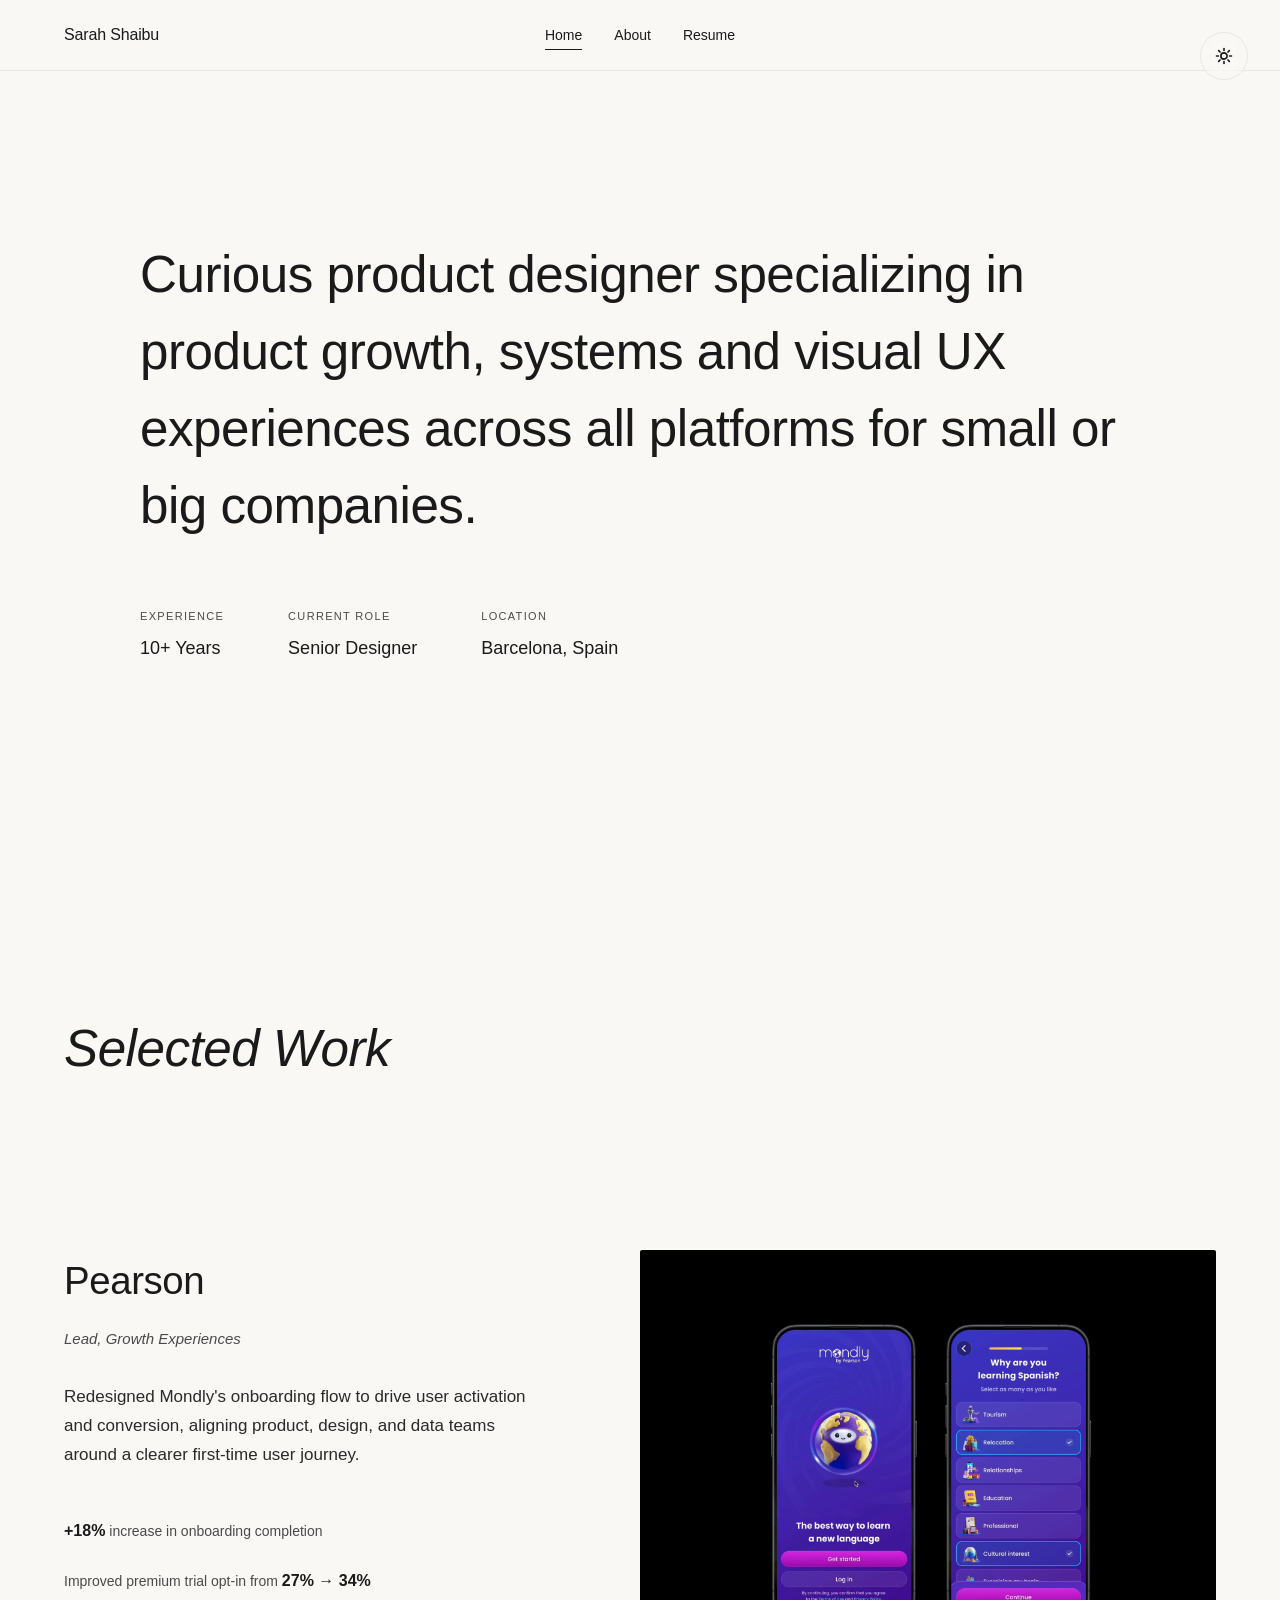
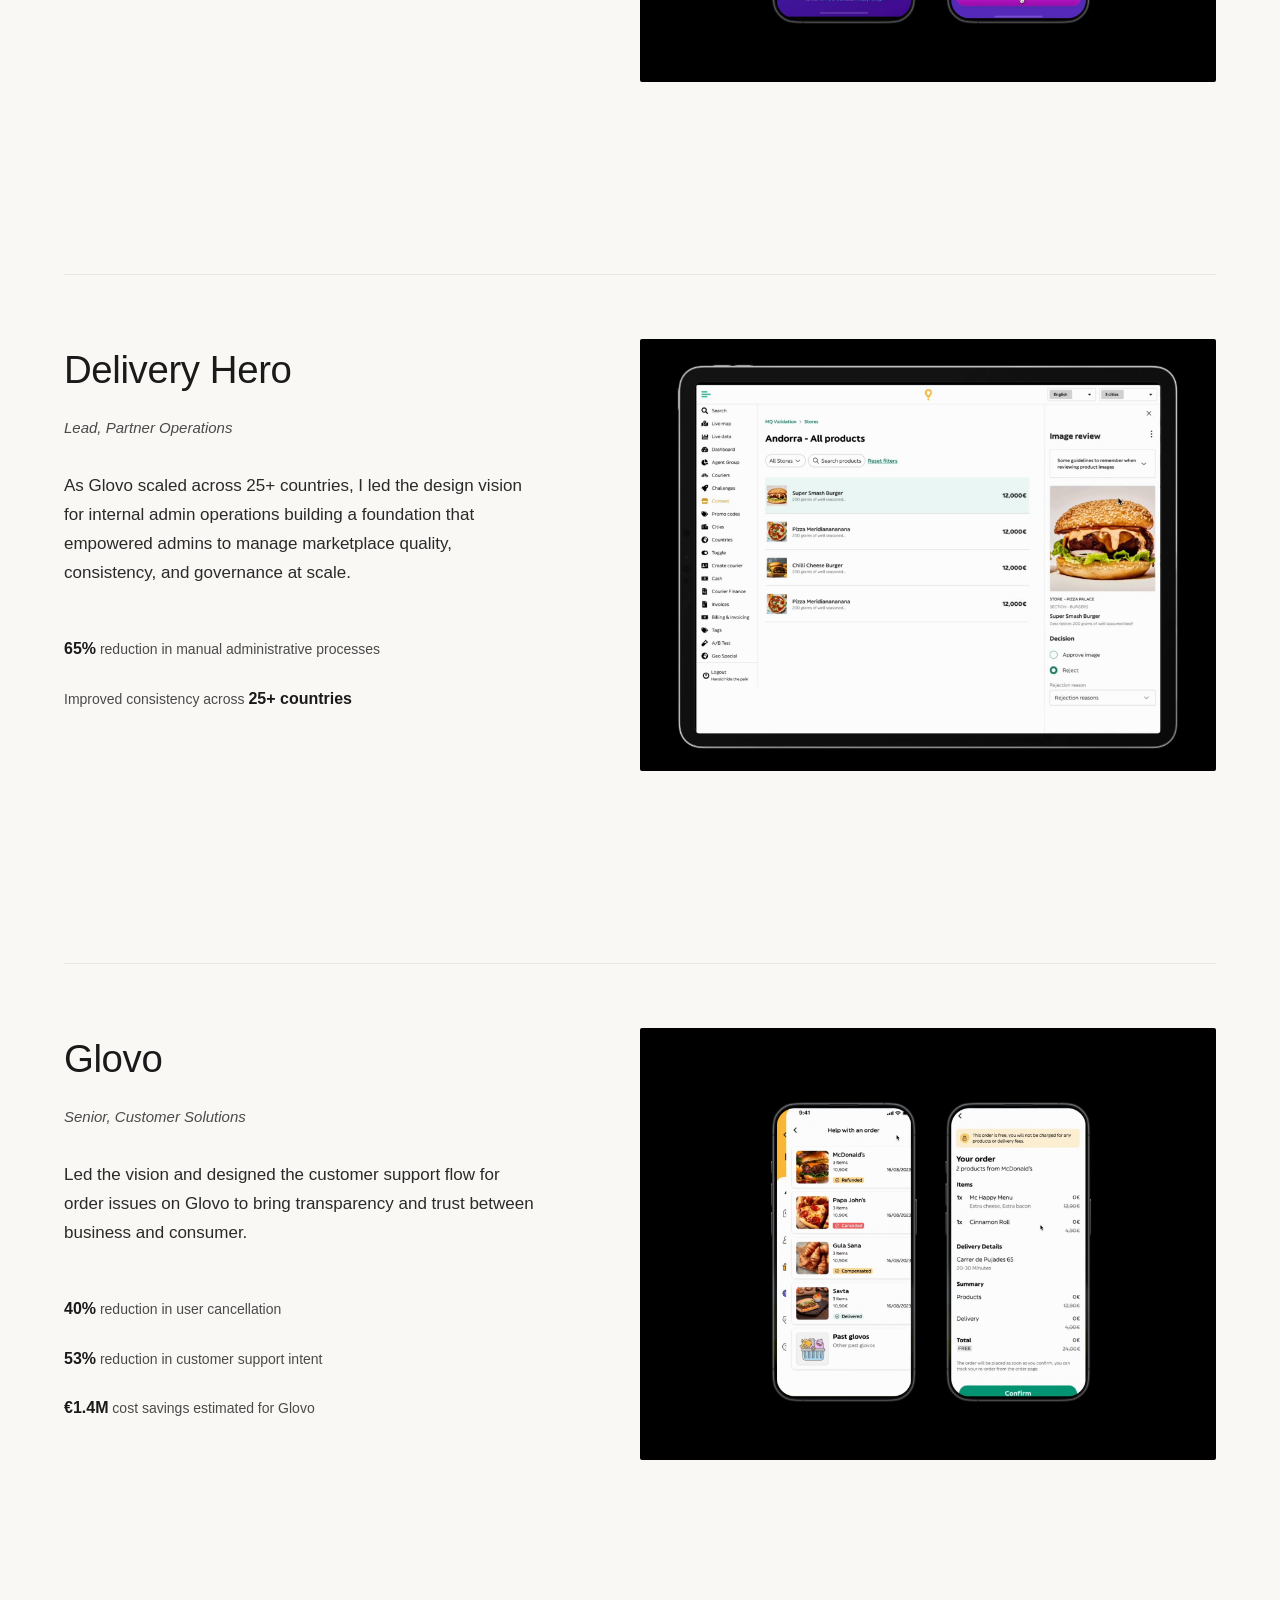
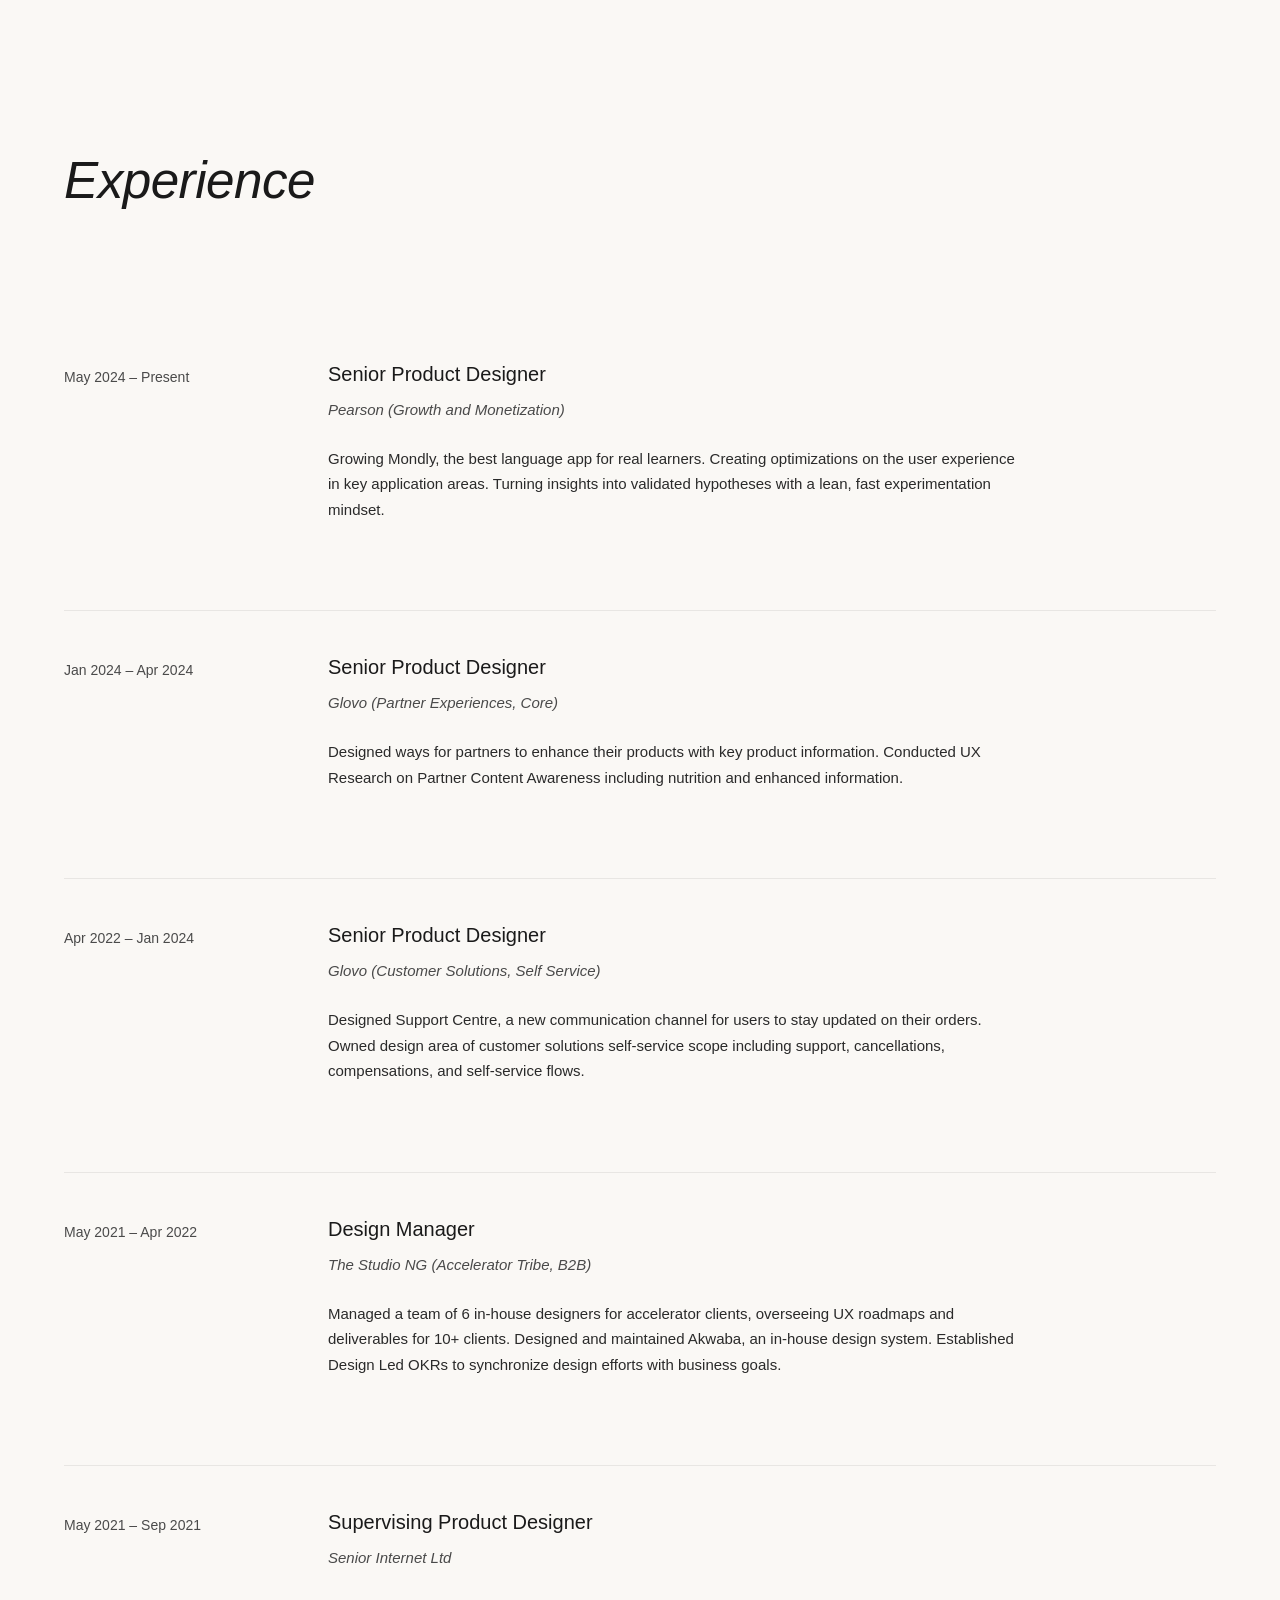
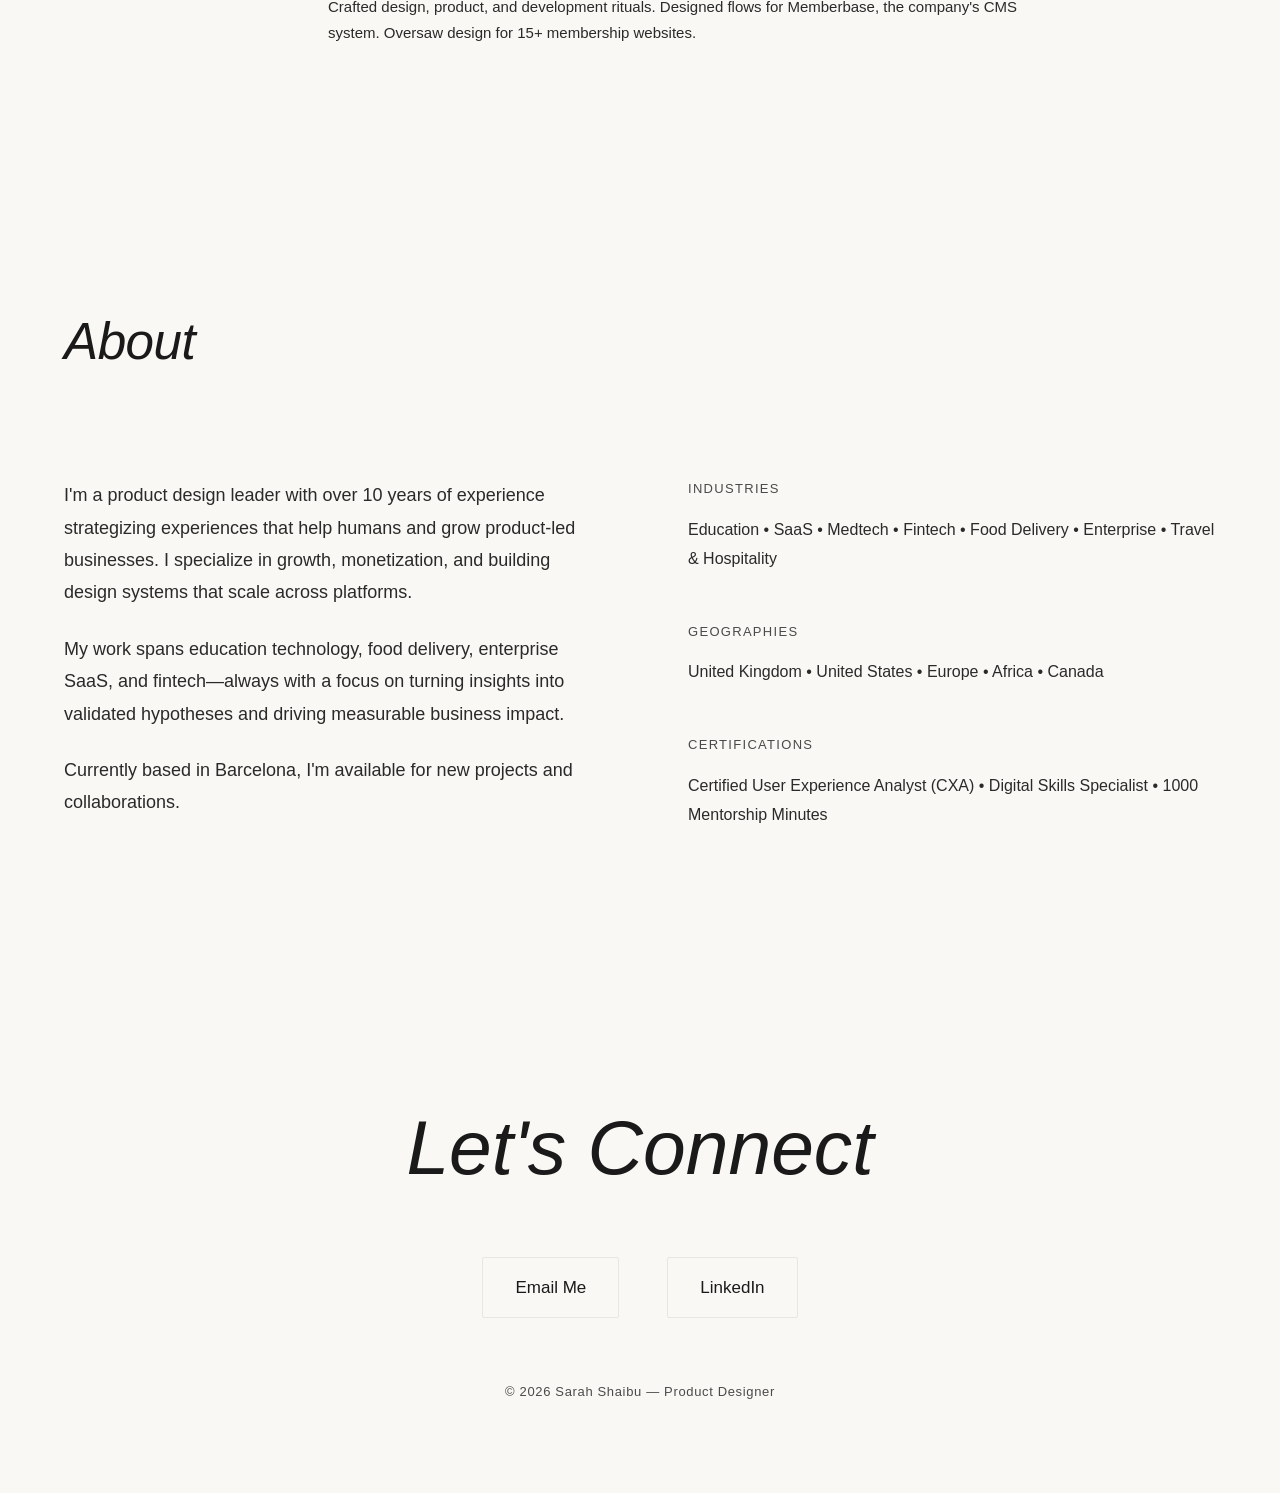
<file: index.html>
<!DOCTYPE html>
<html lang="en">
<head>
    <meta charset="UTF-8">
    <meta name="viewport" content="width=device-width, initial-scale=1.0">
    <title>Sarah Shaibu — Product Designer</title>
    <link rel="stylesheet" href="styles.css">
    <script>
        const savedTheme = localStorage.getItem('theme') || 'light';
        document.documentElement.setAttribute('data-theme', savedTheme);
    </script>
</head>
<body>
    <!-- Navigation Bar -->
    <nav class="navbar">
        <div class="navbar-container">
            <a href="index.html" class="navbar-logo">Sarah Shaibu</a>
            <div class="navbar-links">
                <a href="index.html" class="navbar-link active">Home</a>
                <a href="about.html" class="navbar-link">About</a>
                <a href="https://www.linkedin.com/in/sarahshaibu/" target="_blank" class="navbar-link">Resume</a>
            </div>
        </div>
    </nav>

    <!-- Theme Toggle -->
    <button class="theme-toggle" aria-label="Toggle dark mode">
        <svg class="sun-icon" xmlns="http://www.w3.org/2000/svg" fill="none" viewBox="0 0 24 24" stroke-width="2" stroke="currentColor">
            <path stroke-linecap="round" stroke-linejoin="round" d="M12 3v2.25m6.364.386l-1.591 1.591M21 12h-2.25m-.386 6.364l-1.591-1.591M12 18.75V21m-4.773-4.227l-1.591 1.591M5.25 12H3m4.227-4.773L5.636 5.636M15.75 12a3.75 3.75 0 11-7.5 0 3.75 3.75 0 017.5 0z" />
        </svg>
        <svg class="moon-icon" xmlns="http://www.w3.org/2000/svg" fill="none" viewBox="0 0 24 24" stroke-width="2" stroke="currentColor">
            <path stroke-linecap="round" stroke-linejoin="round" d="M21.752 15.002A9.718 9.718 0 0118 15.75c-5.385 0-9.75-4.365-9.75-9.75 0-1.33.266-2.597.748-3.752A9.753 9.753 0 003 11.25C3 16.635 7.365 21 12.75 21a9.753 9.753 0 009.002-5.998z" />
        </svg>
    </button>

    <!-- Hero Section -->
   <section class="hero">
    <div class="container">
        <h1 class="hero-title">
            Curious product designer specializing in product growth, systems and visual UX experiences across all platforms for small or big companies.
        </h1>
        <div class="hero-meta">
            <div class="meta-item">
                <span>Experience</span>
                <strong>10+ Years</strong>
            </div>
            <div class="meta-item">
                <span>Current Role</span>
                <strong>Senior Designer</strong>
            </div>
            <div class="meta-item">
                <span>Location</span>
                <strong>Barcelona, Spain</strong>
            </div>
        </div>
    </div>
</section>

    <!-- Selected Work -->
    <section class="section">
        <div class="container">
            <h2 class="section-title">Selected Work</h2>
            <div class="work-grid">
                <!-- Pearson Project -->
                <article class="work-item">
                    <div class="work-info">
                        <h3>Pearson</h3>
                        <div class="work-role">Lead, Growth Experiences</div>
                        <p class="work-description">
                            Redesigned Mondly's onboarding flow to drive user activation and conversion, aligning product, design, and data teams around a clearer first-time user journey.
                        </p>
                        <div class="work-metrics">
                            <div class="metric">
                                <strong>+18%</strong> increase in onboarding completion
                            </div>
                            <div class="metric">
                                Improved premium trial opt-in from <strong>27% → 34%</strong>
                            </div>
                        </div>
                    </div>
                    <div class="work-visual">
                        <img src="images/pearson-mondly.jpg" alt="Mondly onboarding flow redesign">
                    </div>
                </article>

                <!-- Delivery Hero Project -->
                <article class="work-item">
                    <div class="work-info">
                        <h3>Delivery Hero</h3>
                        <div class="work-role">Lead, Partner Operations</div>
                        <p class="work-description">
                            As Glovo scaled across 25+ countries, I led the design vision for internal admin operations building a foundation that empowered admins to manage marketplace quality, consistency, and governance at scale.
                        </p>
                        <div class="work-metrics">
                            <div class="metric">
                                <strong>65%</strong> reduction in manual administrative processes
                            </div>
                            <div class="metric">
                                Improved consistency across <strong>25+ countries</strong>
                            </div>
                        </div>
                    </div>
                    <div class="work-visual">
                        <img src="images/delivery-hero.jpg" alt="Admin operations platform">
                    </div>
                </article>

                <!-- Glovo Project -->
                <article class="work-item">
                    <div class="work-info">
                        <h3>Glovo</h3>
                        <div class="work-role">Senior, Customer Solutions</div>
                        <p class="work-description">
                            Led the vision and designed the customer support flow for order issues on Glovo to bring transparency and trust between business and consumer.
                        </p>
                        <div class="work-metrics">
                            <div class="metric">
                                <strong>40%</strong> reduction in user cancellation
                            </div>
                            <div class="metric">
                                <strong>53%</strong> reduction in customer support intent
                            </div>
                            <div class="metric">
                                <strong>€1.4M</strong> cost savings estimated for Glovo
                            </div>
                        </div>
                    </div>
                    <div class="work-visual">
                        <img src="images/glovo-support.jpg" alt="Customer support flow">
                    </div>
                </article>
            </div>
        </div>
    </section>

    <!-- Experience -->
    <section class="section">
        <div class="container">
            <h2 class="section-title">Experience</h2>
            <div class="experience-list">
                <div class="exp-item">
                    <div class="exp-period">May 2024 – Present</div>
                    <div class="exp-content">
                        <h4>Senior Product Designer</h4>
                        <div class="exp-company">Pearson (Growth and Monetization)</div>
                        <p class="exp-description">
                            Growing Mondly, the best language app for real learners. Creating optimizations on the user experience in key application areas. Turning insights into validated hypotheses with a lean, fast experimentation mindset.
                        </p>
                    </div>
                </div>

                <div class="exp-item">
                    <div class="exp-period">Jan 2024 – Apr 2024</div>
                    <div class="exp-content">
                        <h4>Senior Product Designer</h4>
                        <div class="exp-company">Glovo (Partner Experiences, Core)</div>
                        <p class="exp-description">
                            Designed ways for partners to enhance their products with key product information. Conducted UX Research on Partner Content Awareness including nutrition and enhanced information.
                        </p>
                    </div>
                </div>

                <div class="exp-item">
                    <div class="exp-period">Apr 2022 – Jan 2024</div>
                    <div class="exp-content">
                        <h4>Senior Product Designer</h4>
                        <div class="exp-company">Glovo (Customer Solutions, Self Service)</div>
                        <p class="exp-description">
                            Designed Support Centre, a new communication channel for users to stay updated on their orders. Owned design area of customer solutions self-service scope including support, cancellations, compensations, and self-service flows.
                        </p>
                    </div>
                </div>

                <div class="exp-item">
                    <div class="exp-period">May 2021 – Apr 2022</div>
                    <div class="exp-content">
                        <h4>Design Manager</h4>
                        <div class="exp-company">The Studio NG (Accelerator Tribe, B2B)</div>
                        <p class="exp-description">
                            Managed a team of 6 in-house designers for accelerator clients, overseeing UX roadmaps and deliverables for 10+ clients. Designed and maintained Akwaba, an in-house design system. Established Design Led OKRs to synchronize design efforts with business goals.
                        </p>
                    </div>
                </div>

                <div class="exp-item">
                    <div class="exp-period">May 2021 – Sep 2021</div>
                    <div class="exp-content">
                        <h4>Supervising Product Designer</h4>
                        <div class="exp-company">Senior Internet Ltd</div>
                        <p class="exp-description">
                            Crafted design, product, and development rituals. Designed flows for Memberbase, the company's CMS system. Oversaw design for 15+ membership websites.
                        </p>
                    </div>
                </div>
            </div>
        </div>
    </section>

    <!-- About -->
    <section class="section">
        <div class="container">
            <h2 class="section-title">About</h2>
            <div class="about-grid">
                <div class="about-content">
                    <p>
                        I'm a product design leader with over 10 years of experience strategizing experiences that help humans and grow product-led businesses. I specialize in growth, monetization, and building design systems that scale across platforms.
                    </p>
                    <p>
                        My work spans education technology, food delivery, enterprise SaaS, and fintech—always with a focus on turning insights into validated hypotheses and driving measurable business impact.
                    </p>
                    <p>
                        Currently based in Barcelona, I'm available for new projects and collaborations.
                    </p>
                </div>
                <div class="skills-list">
                    <div class="skill-category">
                        <h4>Industries</h4>
                        <div class="skill-items">
                            Education • SaaS • Medtech • Fintech • Food Delivery • Enterprise • Travel & Hospitality
                        </div>
                    </div>
                    <div class="skill-category">
                        <h4>Geographies</h4>
                        <div class="skill-items">
                            United Kingdom • United States • Europe • Africa • Canada
                        </div>
                    </div>
                    <div class="skill-category">
                        <h4>Certifications</h4>
                        <div class="skill-items">
                            Certified User Experience Analyst (CXA) • Digital Skills Specialist • 1000 Mentorship Minutes
                        </div>
                    </div>
                </div>
            </div>
        </div>
    </section>

    <!-- Contact -->
    <section class="contact-section">
        <div class="container">
            <h2 class="contact-title">Let's Connect</h2>
            <div class="contact-links">
                <a href="mailto:snefisat@gmail.com" class="contact-link">Email Me</a>
                <a href="https://www.linkedin.com/in/sarahshaibu/" target="_blank" class="contact-link">LinkedIn</a>
            </div>
            <p class="footer-note">© 2026 Sarah Shaibu — Product Designer</p>
        </div>
    </section>

    <script>
        document.addEventListener('DOMContentLoaded', function() {
            const themeToggle = document.querySelector('.theme-toggle');
            const htmlElement = document.documentElement;
            
            themeToggle.addEventListener('click', function() {
                const currentTheme = htmlElement.getAttribute('data-theme');
                const newTheme = currentTheme === 'light' ? 'dark' : 'light';
                
                htmlElement.setAttribute('data-theme', newTheme);
                localStorage.setItem('theme', newTheme);
            });

            const observerOptions = {
                threshold: 0.2,
                rootMargin: '0px 0px -100px 0px'
            };

            const observer = new IntersectionObserver(function(entries) {
                entries.forEach(entry => {
                    if (entry.isIntersecting) {
                        entry.target.classList.add('visible');
                    }
                });
            }, observerOptions);

            document.querySelectorAll('.section-title').forEach(title => {
                observer.observe(title);
            });
        });
    </script>
</body>
</html>
</file>
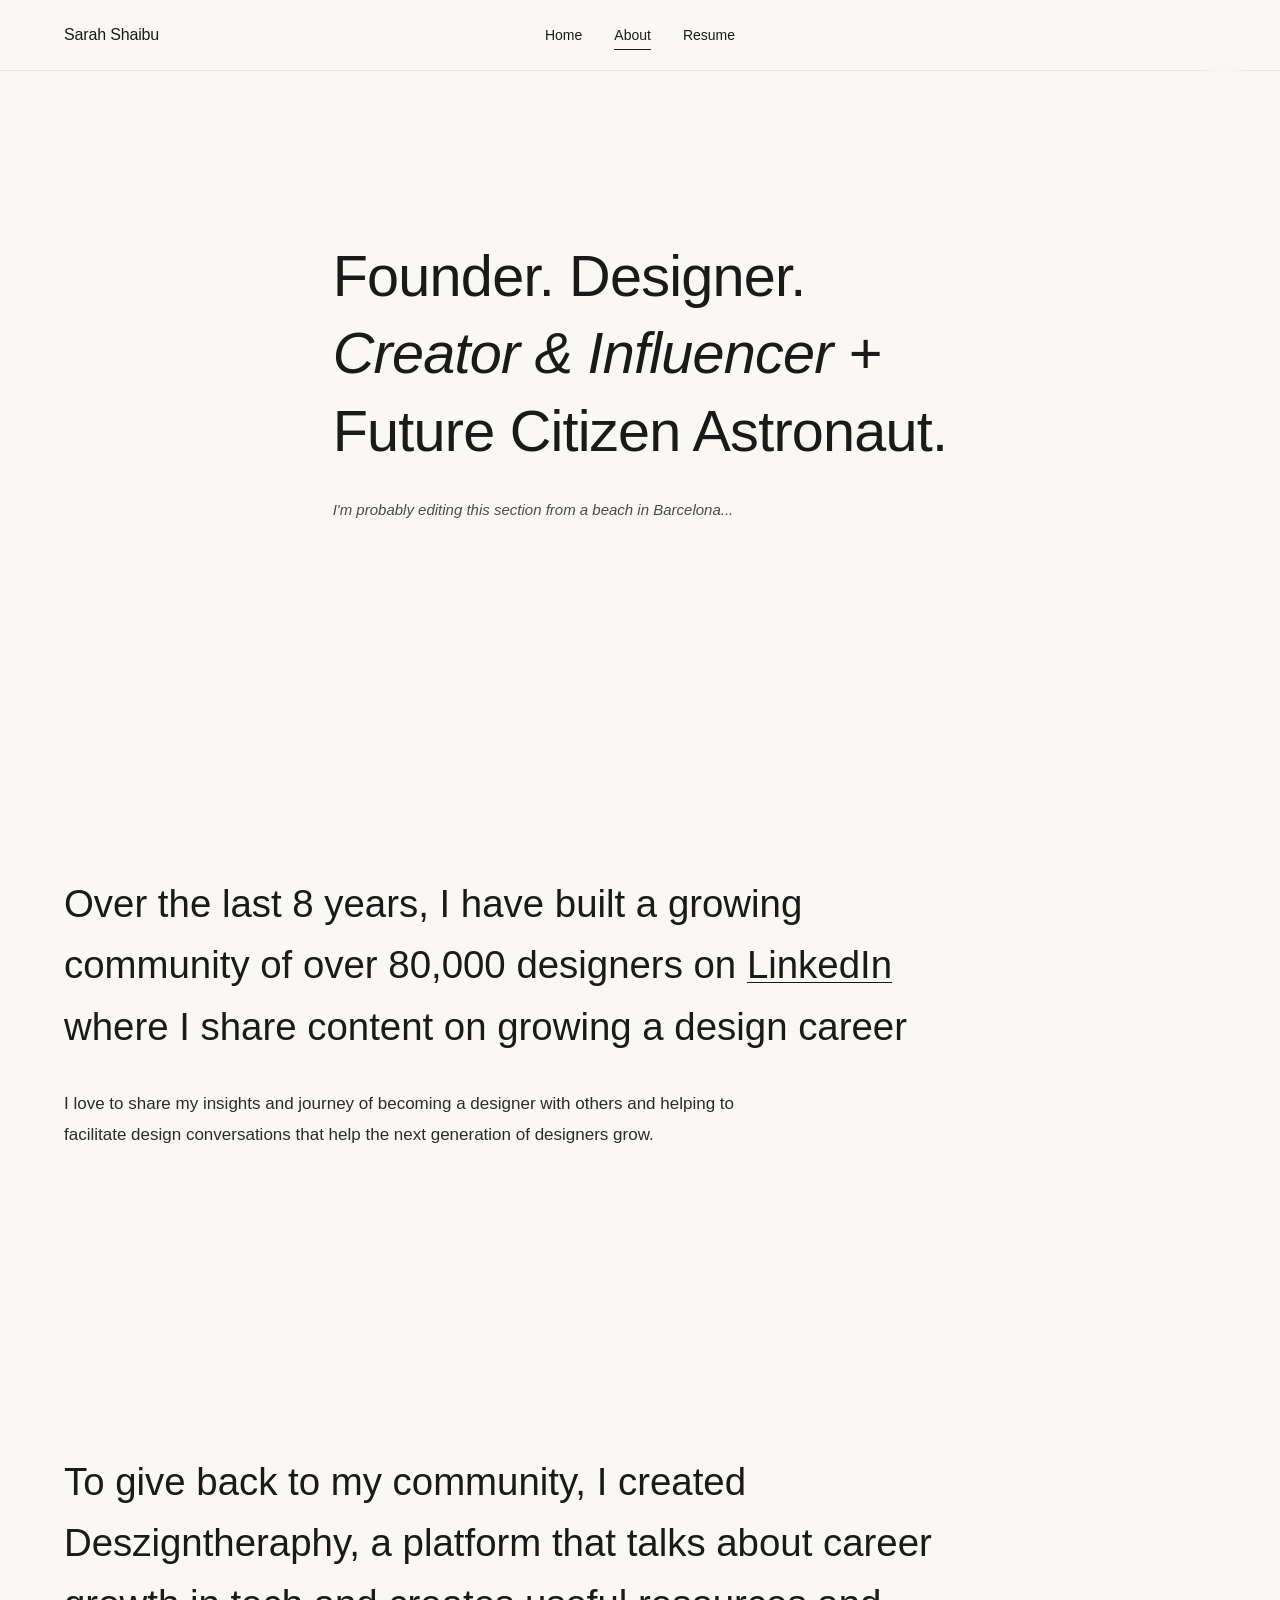
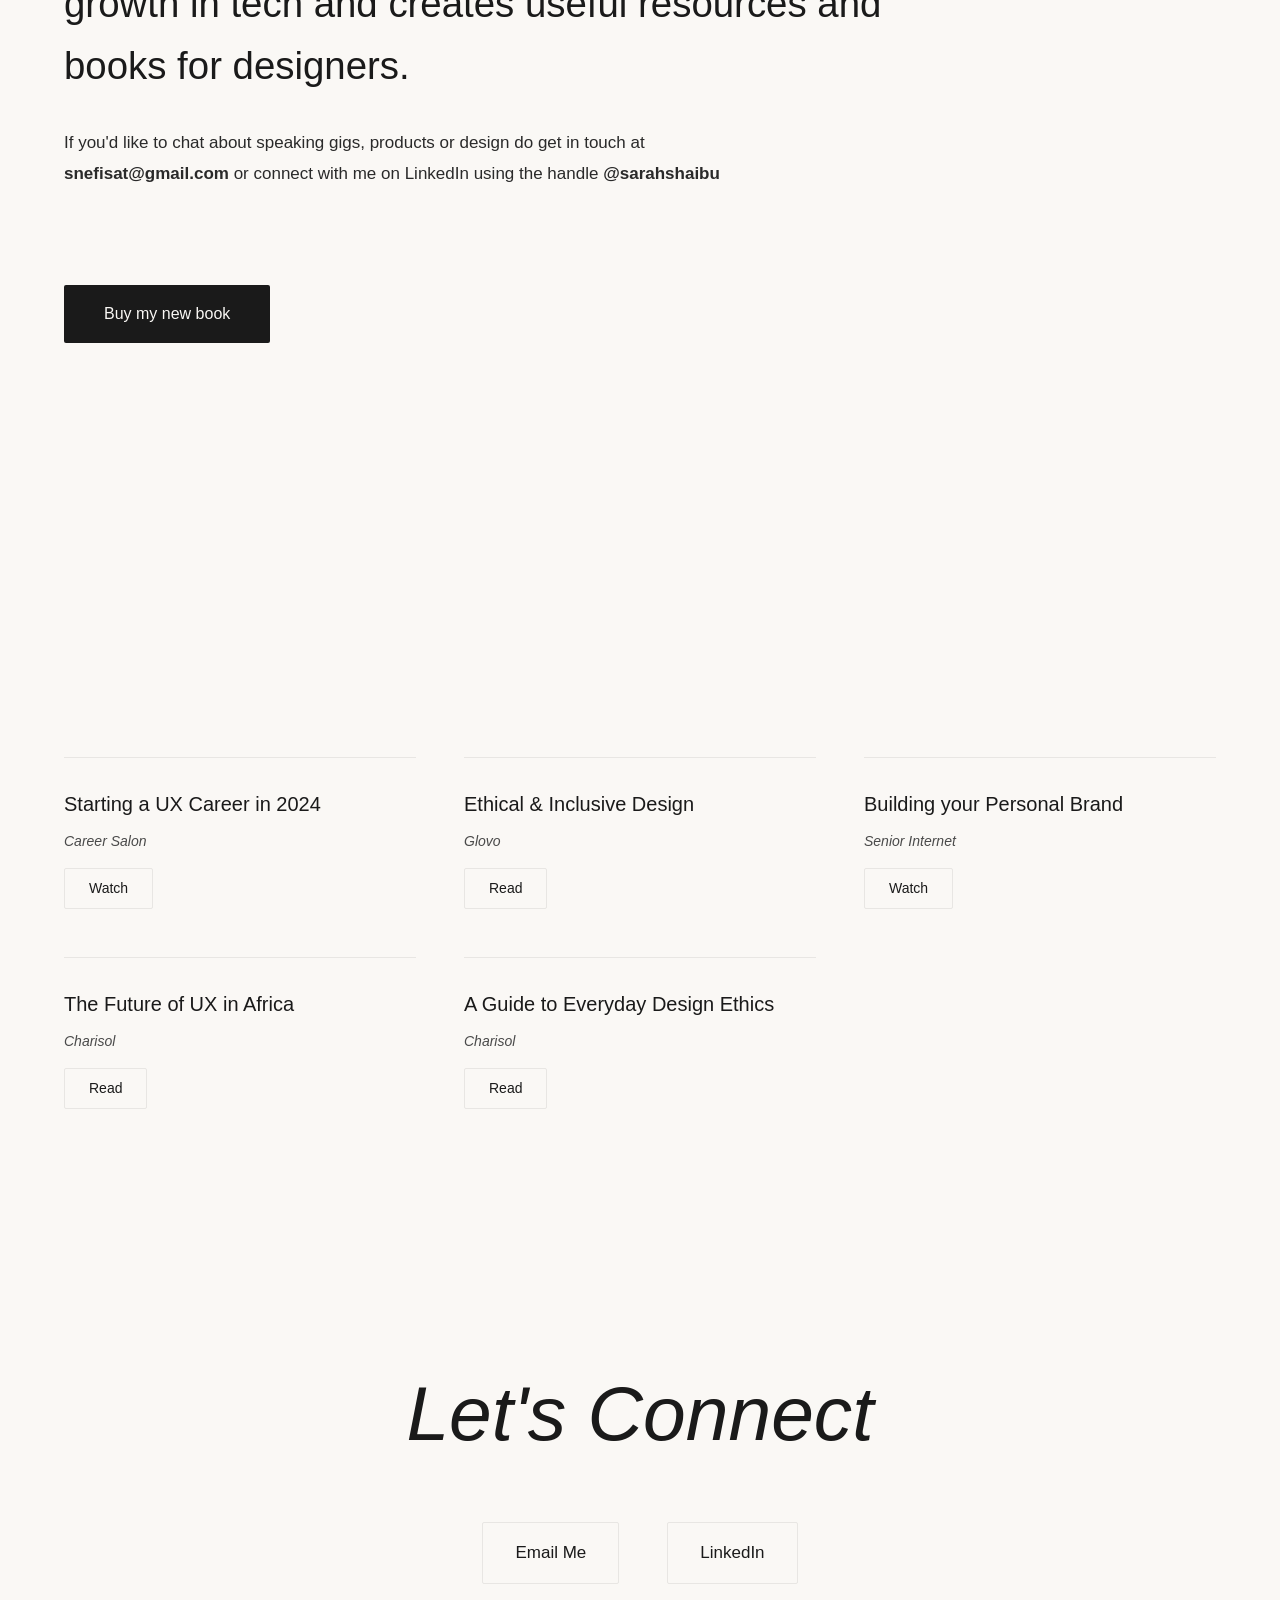
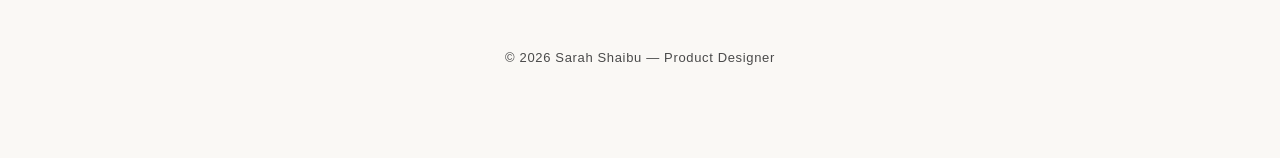
<file: about.html>
<!DOCTYPE html>
<html lang="en">
<head>
    <meta charset="UTF-8">
    <meta name="viewport" content="width=device-width, initial-scale=1.0">
    <title>About — Sarah Shaibu</title>
    <link rel="stylesheet" href="styles.css">
    <script>
        const savedTheme = localStorage.getItem('theme') || 'light';
        document.documentElement.setAttribute('data-theme', savedTheme);
    </script>
</head>
<body>
    <!-- Navigation Bar -->
    <nav class="navbar">
        <div class="navbar-container">
            <a href="index.html" class="navbar-logo">Sarah Shaibu</a>
            <div class="navbar-links">
                <a href="index.html" class="navbar-link">Home</a>
                <a href="about.html" class="navbar-link active">About</a>
                <a href="https://www.linkedin.com/in/sarahshaibu/" target="_blank" class="navbar-link">Resume</a>
            </div>
        </div>
    </nav>

    <!-- Theme Toggle -->
    <button class="theme-toggle" aria-label="Toggle dark mode">
        <svg class="sun-icon" xmlns="http://www.w3.org/2000/svg" fill="none" viewBox="0 0 24 24" stroke-width="2" stroke="currentColor">
            <path stroke-linecap="round" stroke-linejoin="round" d="M12 3v2.25m6.364.386l-1.591 1.591M21 12h-2.25m-.386 6.364l-1.591-1.591M12 18.75V21m-4.773-4.227l-1.591 1.591M5.25 12H3m4.227-4.773L5.636 5.636M15.75 12a3.75 3.75 0 11-7.5 0 3.75 3.75 0 017.5 0z" />
        </svg>
        <svg class="moon-icon" xmlns="http://www.w3.org/2000/svg" fill="none" viewBox="0 0 24 24" stroke-width="2" stroke="currentColor">
            <path stroke-linecap="round" stroke-linejoin="round" d="M21.752 15.002A9.718 9.718 0 0118 15.75c-5.385 0-9.75-4.365-9.75-9.75 0-1.33.266-2.597.748-3.752A9.753 9.753 0 003 11.25C3 16.635 7.365 21 12.75 21a9.753 9.753 0 009.002-5.998z" />
        </svg>
    </button>

    <!-- Hero Section -->
    <section class="about-hero">
        <div class="container">
            <div class="about-hero-titles">
                <h1>Founder. Designer.</h1>
                <h1 class="highlight">Creator & Influencer +</h1>
                <h1>Future Citizen Astronaut.</h1>
            </div>
            <p class="beach-note">I'm probably editing this section from a beach in Barcelona...</p>
        </div>
    </section>

    <!-- Community Section -->
    <section class="section">
        <div class="container">
            <p class="community-stat">
                Over the last 8 years, I have built a growing community of over 80,000 designers on <a href="https://www.linkedin.com/in/sarahshaibu/" target="_blank">LinkedIn</a> where I share content on growing a design career
            </p>
            <p class="supporting-text">
                I love to share my insights and journey of becoming a designer with others and helping to facilitate design conversations that help the next generation of designers grow.
            </p>
        </div>
    </section>

    <!-- Deszigntheraphy Section -->
    <section class="deszign-section">
        <div class="container">
            <p class="community-stat">
                To give back to my community, I created Deszigntheraphy, a platform that talks about career growth in tech and creates useful resources and books for designers.
            </p>
            <p class="supporting-text">
                If you'd like to chat about speaking gigs, products or design do get in touch at <strong>snefisat@gmail.com</strong> or connect with me on LinkedIn using the handle <strong>@sarahshaibu</strong>
            </p>
            <a href="https://dezigntherapy.gumroad.com/l/tioppz" target="_blank" class="book-cta">Buy my new book</a>
        </div>
    </section>

    <!-- In The News Section -->
    <section class="section">
        <div class="container">
            <h2 class="section-title">In the News</h2>
            <div class="news-grid">
                <article class="news-item">
                    <h3 class="news-title">Starting a UX Career in 2024</h3>
                    <div class="news-org">Career Salon</div>
                    <a href="https://www.linkedin.com/feed/update/urn:li:activity:7157014770619981825" target="_blank" class="news-link">Watch</a>
                </article>

                <article class="news-item">
                    <h3 class="news-title">Ethical & Inclusive Design</h3>
                    <div class="news-org">Glovo</div>
                    <a href="https://www.figma.com/proto/sGOQG0tu9rJAG0A62DWn8V/Ethical-and-Inclusive-Design?page-id=34%3A10753&type=design&node-id=131-7828&viewport=966%2C1907%2C0.12&t=2roRsyUz8bWLRTPQ-1&scaling=contain&mode=design" target="_blank" class="news-link">Read</a>
                </article>

                <article class="news-item">
                    <h3 class="news-title">Building your Personal Brand</h3>
                    <div class="news-org">Senior Internet</div>
                    <a href="https://www.youtube.com/watch?v=wTWhnRNRp90&ab_channel=stirfry" target="_blank" class="news-link">Watch</a>
                </article>

                <article class="news-item">
                    <h3 class="news-title">The Future of UX in Africa</h3>
                    <div class="news-org">Charisol</div>
                    <a href="https://www.designwhine.com/issue-08/" target="_blank" class="news-link">Read</a>
                </article>

                <article class="news-item">
                    <h3 class="news-title">A Guide to Everyday Design Ethics</h3>
                    <div class="news-org">Charisol</div>
                    <a href="https://www.canva.com/design/DAFCom9ghl0/TCZWuUnzQtQd7Aczrb8VoQ/view?utm_content=DAFCom9ghl0&utm_campaign=designshare&utm_medium=link&utm_source=publishsharelink" target="_blank" class="news-link">Read</a>
                </article>
            </div>
        </div>
    </section>

    <!-- Contact Section -->
    <section class="contact-section">
        <div class="container">
            <h2 class="contact-title">Let's Connect</h2>
            <div class="contact-links">
                <a href="mailto:snefisat@gmail.com" class="contact-link">Email Me</a>
                <a href="https://www.linkedin.com/in/sarahshaibu/" target="_blank" class="contact-link">LinkedIn</a>
            </div>
            <p class="footer-note">© 2026 Sarah Shaibu — Product Designer</p>
        </div>
    </section>

    <script>
        document.addEventListener('DOMContentLoaded', function() {
            const themeToggle = document.querySelector('.theme-toggle');
            const htmlElement = document.documentElement;
            
            themeToggle.addEventListener('click', function() {
                const currentTheme = htmlElement.getAttribute('data-theme');
                const newTheme = currentTheme === 'light' ? 'dark' : 'light';
                
                htmlElement.setAttribute('data-theme', newTheme);
                localStorage.setItem('theme', newTheme);
            });
        });
    </script>
</body>
</html>
</file>
<file: styles.css>
* {
    margin: 0;
    padding: 0;
    box-sizing: border-box;
}

:root {
    --cream: #faf8f5;
    --charcoal: #1a1a1a;
    --soft-black: #2a2a2a;
    --accent: #4a4a4a;
    --border: #e8e6e3;
}

[data-theme="dark"] {
    --cream: #1a1a1a;
    --charcoal: #faf8f5;
    --soft-black: #e8e6e3;
    --accent: #b8b8b8;
    --border: #2a2a2a;
}

body {
    transition: background-color 0.3s ease, color 0.3s ease;
    font-family: -apple-system, BlinkMacSystemFont, 'Segoe UI', sans-serif;
    background: var(--cream);
    color: var(--charcoal);
    line-height: 1.6;
    overflow-x: hidden;
}

.container {
    max-width: 1400px;
    margin: 0 auto;
    padding: 0 5vw;
}

.navbar {
    position: fixed;
    top: 0;
    left: 0;
    right: 0;
    z-index: 998;
    border-bottom: 1px solid var(--border);
    backdrop-filter: blur(10px);
    background: rgba(250, 248, 245, 0.95);
}

[data-theme="dark"] .navbar {
    background: rgba(26, 26, 26, 0.95);
}

.navbar-container {
    max-width: 1400px;
    margin: 0 auto;
    padding: 1.5rem 5vw;
    display: flex;
    justify-content: center;
    align-items: center;
}

.navbar-logo {
    position: absolute;
    left: 5vw;
    font-size: 16px;
    font-weight: 500;
    color: var(--charcoal);
    text-decoration: none;
    letter-spacing: -0.01em;
}

.navbar-links {
    display: flex;
    gap: 2rem;
    align-items: center;
}

.navbar-link {
    font-size: 14px;
    color: var(--charcoal);
    text-decoration: none;
    transition: opacity 0.3s ease;
    position: relative;
}

.navbar-link:hover {
    opacity: 0.6;
}

.navbar-link.active::after {
    content: '';
    position: absolute;
    bottom: -4px;
    left: 0;
    right: 0;
    height: 1px;
    background: var(--charcoal);
}

.hero {
    min-height: 100vh;
    display: flex;
    flex-direction: column;
    justify-content: center;
    padding: 6vh 0;
    position: relative;
}

.hero-title {
    font-size: clamp(2rem, 4vw, 3.5rem);
    font-weight: 300;
    line-height: 1.5;
    margin-bottom: 4rem;
    letter-spacing: -0.01em;
    max-width: 1000px;
}

.hero-meta {
    display: flex;
    gap: 4rem;
    flex-wrap: wrap;
    font-size: 15px;
    color: var(--accent);
}

.meta-item span {
    display: block;
    font-size: 11px;
    letter-spacing: 0.12em;
    text-transform: uppercase;
    margin-bottom: 0.5rem;
    font-weight: 500;
}

.meta-item strong {
    font-size: 18px;
    color: var(--charcoal);
    font-weight: 500;
}

.section {
    padding: 12vh 0;
    position: relative;
}

.section-title {
    font-size: clamp(2rem, 4vw, 3.5rem);
    font-weight: 300;
    margin-bottom: 6rem;
    font-style: italic;
    letter-spacing: -0.01em;
    opacity: 0;
    transform: translateY(20px);
    transition: opacity 0.8s cubic-bezier(0.4, 0, 0.2, 1), 
                transform 0.8s cubic-bezier(0.4, 0, 0.2, 1);
}

.section-title.visible {
    opacity: 1;
    transform: translateY(0);
}

.work-grid {
    display: grid;
    gap: 8rem;
}

.work-item {
    display: grid;
    grid-template-columns: 1fr 1.2fr;
    gap: 6rem;
    align-items: start;
    padding: 4rem 0;
    border-top: 1px solid var(--border);
    cursor: pointer;
    transition: all 0.4s cubic-bezier(0.4, 0, 0.2, 1);
    position: relative;
}

.work-item:first-child {
    border-top: none;
}

.work-item:hover {
    padding-left: 2rem;
    border-color: var(--accent);
}

.work-item:hover .work-visual {
    transform: translateY(-8px);
    box-shadow: 0 20px 40px rgba(0, 0, 0, 0.06);
}

.work-info h3 {
    font-size: clamp(1.5rem, 3vw, 2.5rem);
    font-weight: 500;
    margin-bottom: 1rem;
    letter-spacing: -0.01em;
}

.work-role {
    font-size: 15px;
    color: var(--accent);
    margin-bottom: 2rem;
    font-style: italic;
}

.work-description {
    font-size: 17px;
    line-height: 1.7;
    margin-bottom: 3rem;
    color: var(--soft-black);
}

.work-metrics {
    display: grid;
    gap: 1.5rem;
}

.metric {
    font-size: 14px;
    color: var(--accent);
}

.metric strong {
    color: var(--charcoal);
    font-weight: 600;
    font-size: 16px;
}

.work-visual {
    background: linear-gradient(135deg, #f5f3f0 0%, #e8e6e3 100%);
    aspect-ratio: 4/3;
    border-radius: 2px;
    position: relative;
    overflow: hidden;
    display: flex;
    align-items: center;
    justify-content: center;
    font-size: 14px;
    color: var(--accent);
    letter-spacing: 0.05em;
    transition: all 0.4s cubic-bezier(0.4, 0, 0.2, 1);
}

.work-visual img {
    width: 100%;
    height: 100%;
    object-fit: cover;
    object-position: center;
}

[data-theme="dark"] .work-visual {
    background: linear-gradient(135deg, #2a2a2a 0%, #1a1a1a 100%);
}

.experience-list {
    display: grid;
    gap: 3rem;
}

.exp-item {
    display: grid;
    grid-template-columns: 200px 1fr;
    gap: 4rem;
    padding: 2.5rem 0;
    border-top: 1px solid var(--border);
}

.exp-item:first-child {
    border-top: none;
}

.exp-period {
    font-size: 14px;
    color: var(--accent);
    padding-top: 0.5rem;
}

.exp-content h4 {
    font-size: 20px;
    font-weight: 500;
    margin-bottom: 0.5rem;
}

.exp-company {
    font-size: 15px;
    color: var(--accent);
    margin-bottom: 1.5rem;
    font-style: italic;
}

.exp-description {
    font-size: 15px;
    line-height: 1.7;
    color: var(--soft-black);
    max-width: 700px;
}

.about-grid {
    display: grid;
    grid-template-columns: 1fr 1fr;
    gap: 6rem;
    align-items: start;
}

.about-content {
    font-size: 18px;
    line-height: 1.8;
    color: var(--soft-black);
}

.about-content p {
    margin-bottom: 1.5rem;
}

.skills-list {
    display: grid;
    gap: 3rem;
}

.skill-category h4 {
    font-size: 13px;
    letter-spacing: 0.1em;
    text-transform: uppercase;
    color: var(--accent);
    margin-bottom: 1rem;
    font-weight: 500;
}

.skill-items {
    font-size: 16px;
    line-height: 1.8;
    color: var(--soft-black);
}

.contact-section {
    padding: 15vh 0 10vh;
    text-align: center;
}

.contact-title {
    font-size: clamp(2.5rem, 6vw, 5rem);
    font-weight: 300;
    margin-bottom: 3rem;
    font-style: italic;
}

.contact-links {
    display: flex;
    gap: 3rem;
    justify-content: center;
    flex-wrap: wrap;
    margin-bottom: 4rem;
}

.contact-link {
    font-size: 17px;
    color: var(--charcoal);
    text-decoration: none;
    padding: 1rem 2rem;
    border: 1px solid var(--border);
    border-radius: 2px;
    transition: all 0.3s cubic-bezier(0.4, 0, 0.2, 1);
    position: relative;
}

.contact-link:hover {
    background: var(--charcoal);
    color: var(--cream);
    border-color: var(--charcoal);
    transform: translateY(-2px);
}

.footer-note {
    font-size: 13px;
    color: var(--accent);
    letter-spacing: 0.05em;
}

.scroll-indicator {
    position: absolute;
    bottom: 5vh;
    left: 50%;
    transform: translateX(-50%);
    font-size: 11px;
    letter-spacing: 0.1em;
    text-transform: uppercase;
    color: var(--accent);
    opacity: 0.6;
}

.theme-toggle {
    position: fixed;
    top: 2rem;
    right: 2rem;
    z-index: 1000;
    background: transparent;
    border: 1px solid var(--border);
    border-radius: 50%;
    width: 48px;
    height: 48px;
    display: flex;
    align-items: center;
    justify-content: center;
    cursor: pointer;
    transition: all 0.3s cubic-bezier(0.4, 0, 0.2, 1);
    backdrop-filter: blur(10px);
}

.theme-toggle:hover {
    border-color: var(--accent);
    transform: rotate(180deg);
}

.theme-toggle svg {
    width: 20px;
    height: 20px;
    stroke: var(--charcoal);
    transition: all 0.3s ease;
}

[data-theme="dark"] .theme-toggle .sun-icon {
    display: none;
}

[data-theme="dark"] .theme-toggle .moon-icon {
    display: block;
}

[data-theme="light"] .theme-toggle .sun-icon {
    display: block;
}

[data-theme="light"] .theme-toggle .moon-icon {
    display: none;
}

@media (max-width: 968px) {
    .work-item {
        grid-template-columns: 1fr;
        gap: 3rem;
    }

    .exp-item {
        grid-template-columns: 1fr;
        gap: 1rem;
    }

    .about-grid {
        grid-template-columns: 1fr;
        gap: 4rem;
    }

    .hero-meta {
        gap: 2rem;
    }

    .navbar-links {
        gap: 1.5rem;
    }

    .navbar-logo {
        position: static;
        margin-bottom: 1rem;
    }

    .navbar-container {
        flex-direction: column;
        gap: 1rem;
    }

    .news-grid {
        grid-template-columns: 1fr;
    }

    .about-hero {
        padding: 12vh 0 6vh;
    }
}

/* About Page Styles */
.about-hero {
    min-height: 85vh;
    display: flex;
    flex-direction: column;
    justify-content: center;
    padding: 15vh 0 8vh;
    position: relative;
}

.about-hero-titles {
    font-size: clamp(1.5rem, 3vw, 2.5rem);
    font-weight: 300;
    line-height: 1.2;
    margin-bottom: 2rem;
    letter-spacing: -0.02em;
}

.about-hero-titles h1 {
    font-weight: 300;
    margin-bottom: 0.5rem;
}

.about-hero-titles .highlight {
    font-style: italic;
}

.beach-note {
    font-size: 15px;
    color: var(--accent);
    font-style: italic;
    margin-bottom: 4rem;
}

.community-stat {
    font-size: clamp(1.5rem, 3vw, 2.5rem);
    font-weight: 300;
    line-height: 1.6;
    margin-bottom: 2rem;
    max-width: 900px;
}

.community-stat a {
    color: var(--charcoal);
    text-decoration: underline;
    text-decoration-thickness: 1px;
    text-underline-offset: 4px;
    transition: opacity 0.3s ease;
}

.community-stat a:hover {
    opacity: 0.6;
}

.supporting-text {
    font-size: 17px;
    line-height: 1.8;
    color: var(--soft-black);
    max-width: 700px;
    margin-bottom: 4rem;
}

.deszign-section {
    margin: 8rem 0;
}

.book-cta {
    display: inline-block;
    font-size: 16px;
    color: var(--cream);
    background: var(--charcoal);
    text-decoration: none;
    padding: 1rem 2.5rem;
    border-radius: 2px;
    transition: all 0.3s cubic-bezier(0.4, 0, 0.2, 1);
    margin-top: 2rem;
}

.book-cta:hover {
    transform: translateY(-2px);
    box-shadow: 0 8px 20px rgba(0, 0, 0, 0.15);
}

.news-grid {
    display: grid;
    grid-template-columns: repeat(auto-fit, minmax(300px, 1fr));
    gap: 3rem;
    margin-top: 4rem;
}

.news-item {
    border-top: 1px solid var(--border);
    padding-top: 2rem;
    transition: all 0.3s ease;
}

.news-item:hover {
    transform: translateY(-4px);
}

.news-title {
    font-size: 20px;
    font-weight: 500;
    margin-bottom: 0.75rem;
    line-height: 1.4;
}

.news-org {
    font-size: 14px;
    color: var(--accent);
    font-style: italic;
    margin-bottom: 1rem;
}

.news-link {
    display: inline-block;
    font-size: 14px;
    color: var(--charcoal);
    text-decoration: none;
    padding: 0.5rem 1.5rem;
    border: 1px solid var(--border);
    border-radius: 2px;
    transition: all 0.3s ease;
}

.news-link:hover {
    background: var(--charcoal);
    color: var(--cream);
    border-color: var(--charcoal);
}

@media (prefers-reduced-motion: no-preference) {
    .work-item,
    .exp-item {
        opacity: 0;
        animation: fadeIn 0.8s ease forwards;
    }

    .work-item:nth-child(1) { animation-delay: 0.1s; }
    .work-item:nth-child(2) { animation-delay: 0.2s; }
    .work-item:nth-child(3) { animation-delay: 0.3s; }

    @keyframes fadeIn {
        to {
            opacity: 1;
        }
    }
}
</file>
